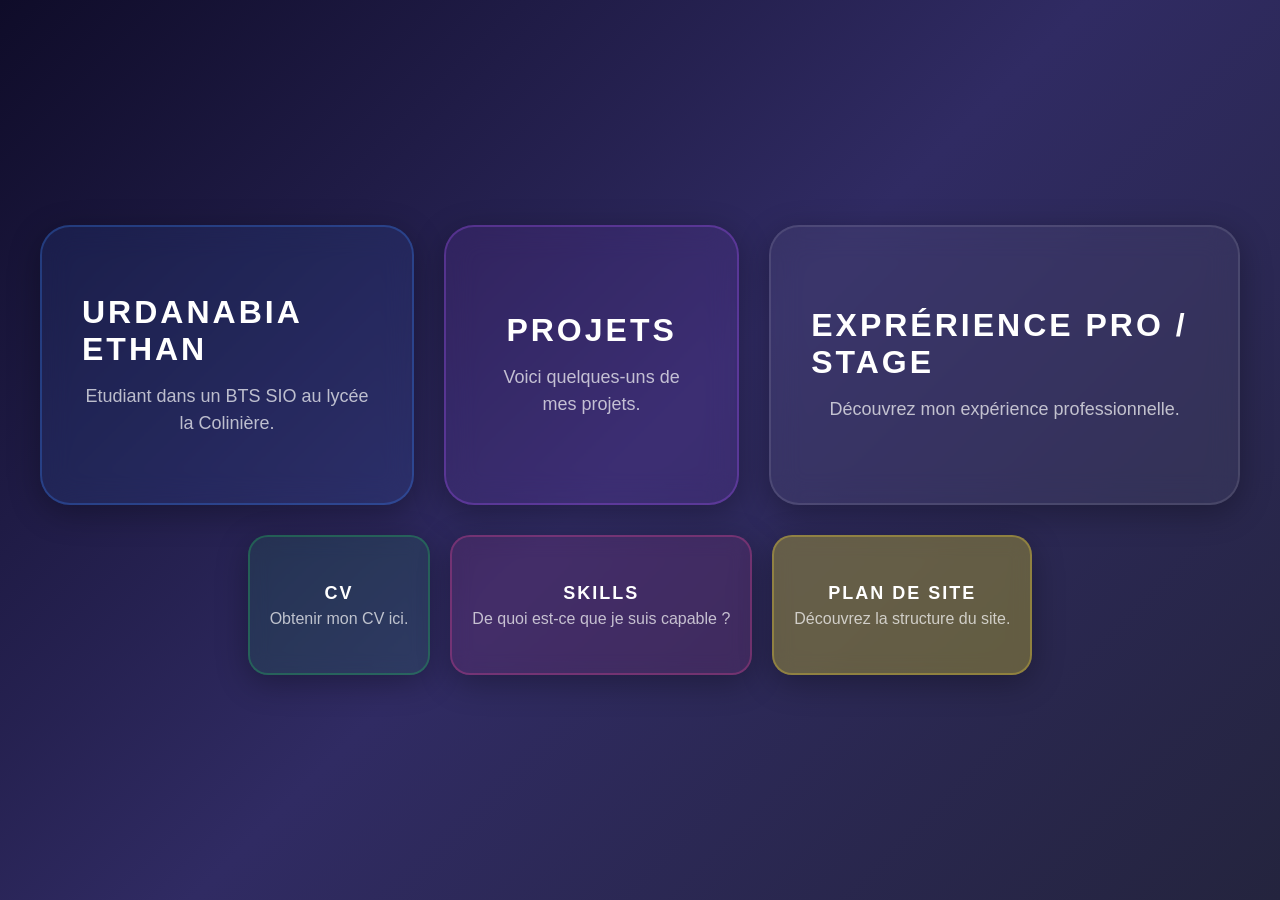
<file: index.html>
<!doctype html>
<html class="no-js" lang="fr">

<head>
  <meta charset="utf-8">
  <meta name="viewport" content="width=device-width, initial-scale=1">
  <title>Portfolio</title>
  <link rel="stylesheet" href="css/home.css">
  <meta name="description" content="">
  <meta property="og:title" content="">
  <meta property="og:type" content="">
  <meta property="og:url" content="">
  <meta property="og:image" content="">
  <meta property="og:image:alt" content="">

  <link rel="icon" href="/favicon.ico" sizes="any">
  <link rel="icon" href="/icon.svg" type="image/svg+xml">
  <link rel="apple-touch-icon" href="icon.png">

  <link rel="manifest" href="site.webmanifest">
  <!-- <meta name="theme-color" content="#fafafa">  -->
</head>

<body>
  <header>

  </header>

 <main tabindex="-1">
    <div class="main-container">
      <!-- 2 Gros Containers transformés en liens -->
      <div class="large-containers">

        <a href="Pages/me.html" class="large-container blue">
          <h2>Urdanabia Ethan</h2>
          <p>Etudiant dans un BTS SIO au lycée la Colinière.</p>
        </a>

        <a href="Pages/projet.html" class="large-container purple">
          <h2>Projets</h2>
          <p>Voici quelques-uns de mes projets.</p>
        </a>

        <a href="Pages/xppro.html" class="large-container orange">
          <h2>Exprérience Pro / Stage</h2>
          <p>Découvrez mon expérience professionnelle.</p>
        </a>

      </div>

      <div class="small-buttons">
        <a href="DOCs/CV.pdf" class="glass-button green" download>
          <span>CV</span>
          <p>Obtenir mon CV ici.</p>
        </a>
        <a href="Pages/skill.html" class="glass-button pink">
          <span>Skills</span>
          <p>De quoi est-ce que je suis capable ?</p>
        </a>
        <a href="Pages/plan.html" class="glass-button yellow">
          <span>Plan de site</span>
          <p>Découvrez la structure du site.</p>
        </a>
      </div>
    </div>

    <section class="">
      
    </section>

  </main>

  <footer>

  </footer>

</body>

</html>
</file>
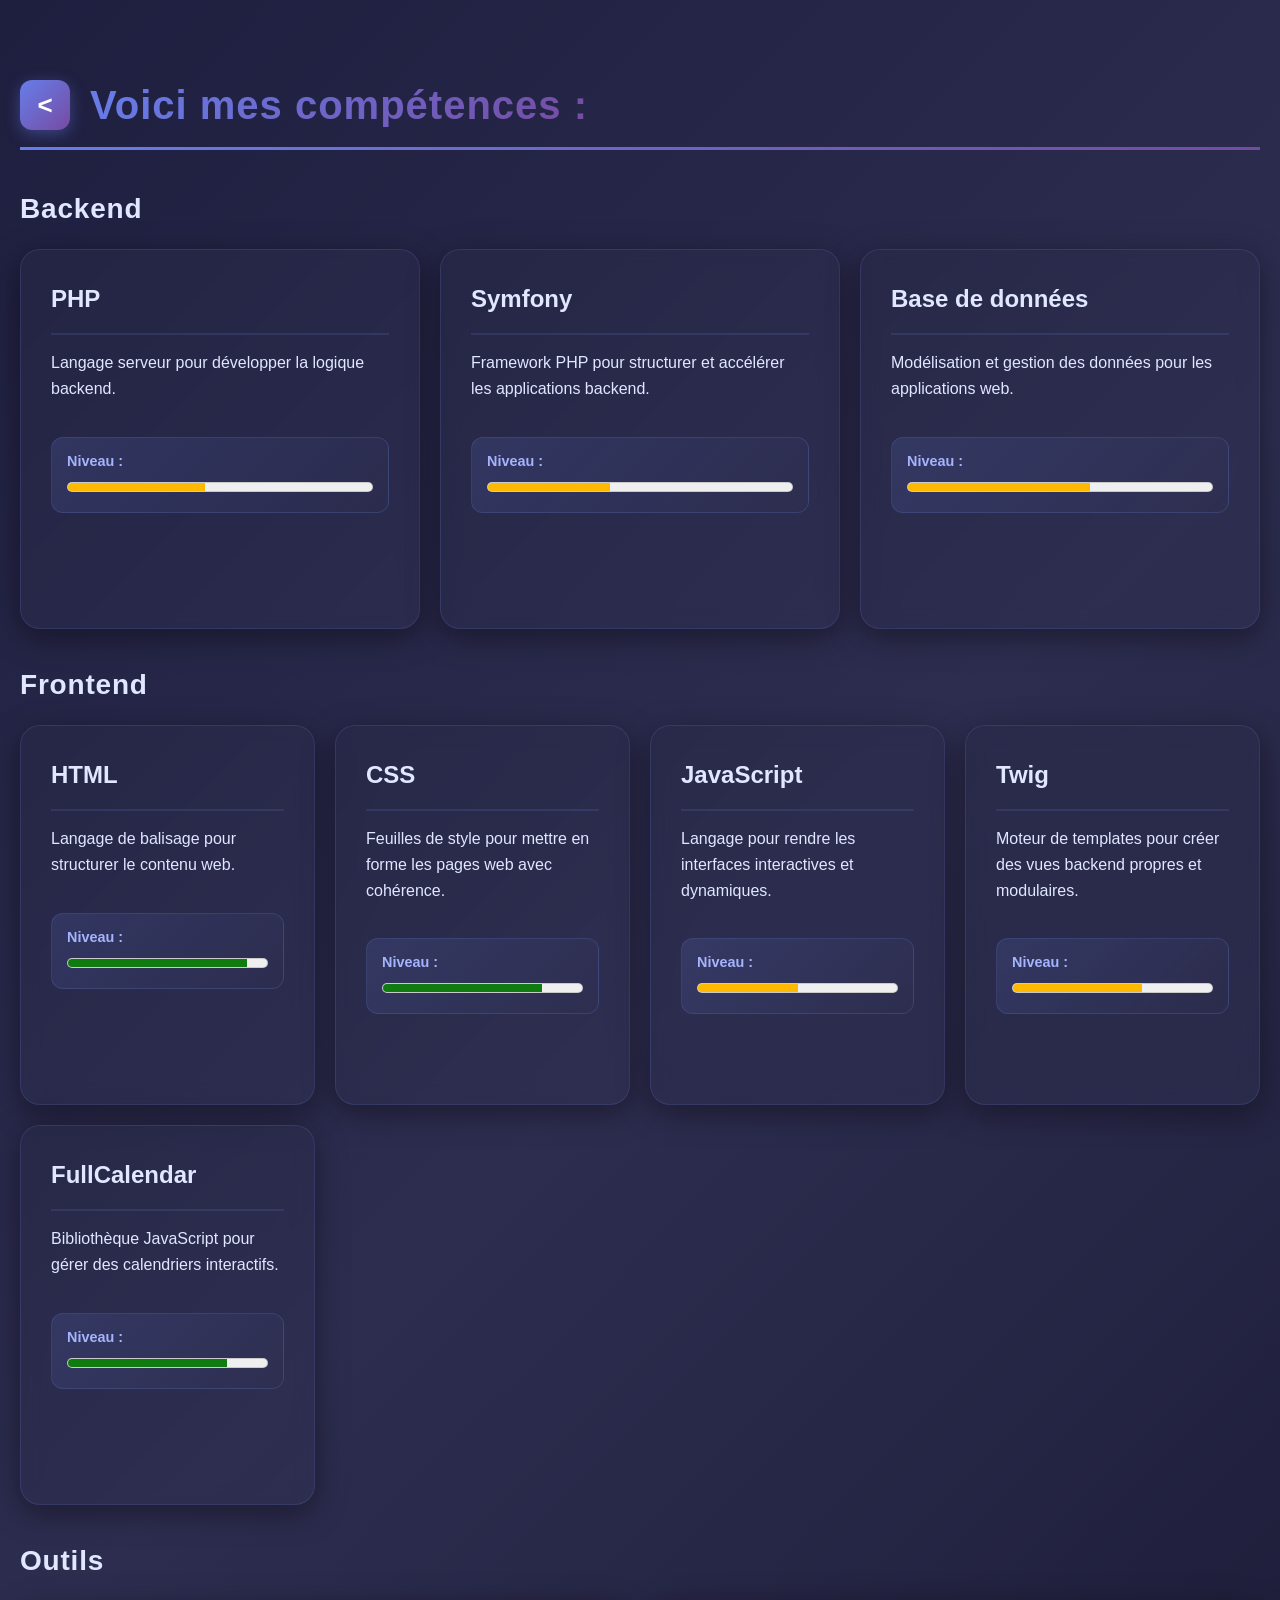
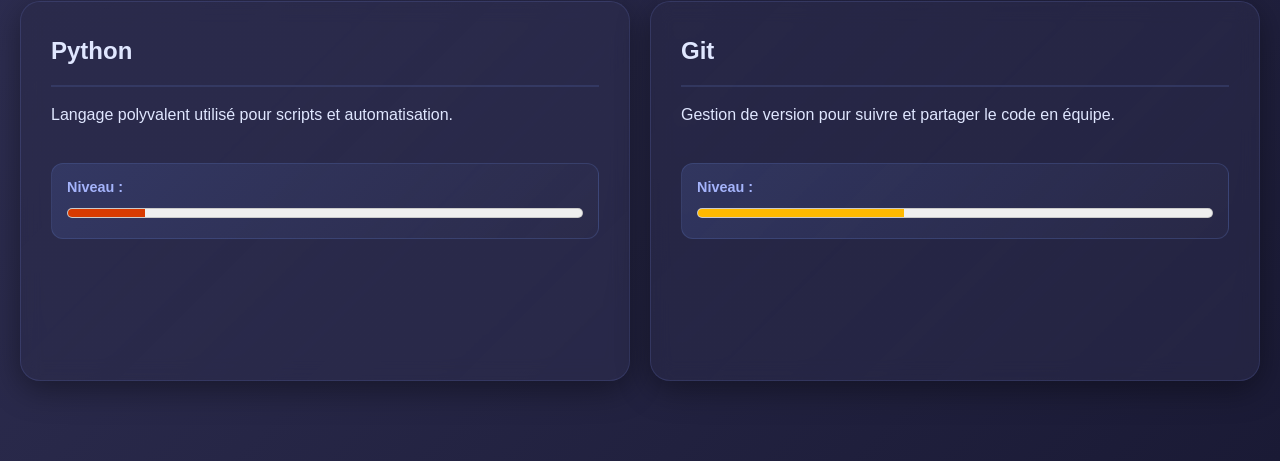
<file: Pages/skill.html>
<!doctype html>
<html class="no-js" lang="fr">

<head>
  <meta charset="utf-8">
  <meta name="viewport" content="width=device-width, initial-scale=1">
  <title>Portfolio</title>
  <link rel="stylesheet" href="../css/skill.css">

  <meta name="description" content="">
  <meta property="og:title" content="">
  <meta property="og:type" content="">
  <meta property="og:url" content="">
  <meta property="og:image" content="">
  <meta property="og:image:alt" content="">

  <link rel="icon" href="/favicon.ico" sizes="any">
  <link rel="icon" href="/icon.svg" type="image/svg+xml">
  <link rel="apple-touch-icon" href="">

  <link rel="manifest" href="">
  <meta name="theme-color" content="#fafafa">
</head>

<body>
  <header>

  </header>

  <main>
    <div id="title">
      <a id="home_btn" href="../index.html">&lt;</a>
      <div id="title_text">
        <h1>Voici mes compétences :</h1>
      </div>
    </div>

    <div class="skills">
      <div class="skill-section">
        <h2 class="section-title">Backend</h2>
        <div class="skill-grid">
          <div class="temp" id="skill-php">
            <p class="skill_title">PHP</p>
            <p>Langage serveur pour développer la logique backend.</p>
            <ul>
              <li>
                <label for="meter-php">Niveau :</label>
                <meter id="meter-php" min="0" max="100" low="33" high="66" optimum="80" value="45"></meter>
              </li>
            </ul>
          </div>
          <div class="temp" id="skill-symfony">
            <p class="skill_title">Symfony</p>
            <p>Framework PHP pour structurer et accélérer les applications backend.</p>
            <ul>
              <li>
                <label for="meter-symfony">Niveau :</label>
                <meter id="meter-symfony" min="0" max="100" low="33" high="66" optimum="80" value="40"></meter>
              </li>
            </ul>
          </div>
          <div class="temp" id="skill-db">
            <p class="skill_title">Base de données</p>
            <p>Modélisation et gestion des données pour les applications web.</p>
            <ul>
              <li>
                <label for="meter-db">Niveau :</label>
                <meter id="meter-db" min="0" max="100" low="33" high="66" optimum="80" value="60"></meter>
              </li>
            </ul>
          </div>
        </div>
      </div>

      <div class="skill-section">
        <h2 class="section-title">Frontend</h2>
        <div class="skill-grid">
          <div class="temp" id="skill-html">
            <p class="skill_title">HTML</p>
            <p>Langage de balisage pour structurer le contenu web.</p>
            <ul>
              <li>
                <label for="meter-html">Niveau :</label>
                <meter id="meter-html" min="0" max="100" low="33" high="66" optimum="80" value="90"></meter>
              </li>
            </ul>
          </div>
          <div class="temp" id="skill-css">
            <p class="skill_title">CSS</p>
            <p>Feuilles de style pour mettre en forme les pages web avec cohérence.</p>
            <ul>
              <li>
                <label for="meter-css">Niveau :</label>
                <meter id="meter-css" min="0" max="100" low="33" high="66" optimum="80" value="80"></meter>
              </li>
            </ul>
          </div>
          <div class="temp" id="skill-js">
            <p class="skill_title">JavaScript</p>
            <p>Langage pour rendre les interfaces interactives et dynamiques.</p>
            <ul>
              <li>
                <label for="meter-js">Niveau :</label>
                <meter id="meter-js" min="0" max="100" low="33" high="66" optimum="80" value="50"></meter>
              </li>
            </ul>
          </div>
          <div class="temp" id="skill-twig">
            <p class="skill_title">Twig</p>
            <p>Moteur de templates pour créer des vues backend propres et modulaires.</p>
            <ul>
              <li>
                <label for="meter-twig">Niveau :</label>
                <meter id="meter-twig" min="0" max="100" low="33" high="66" optimum="80" value="65"></meter>
              </li>
            </ul>
          </div>
          <div class="temp" id="skill-fullcalendar">
            <p class="skill_title">FullCalendar</p>
            <p>Bibliothèque JavaScript pour gérer des calendriers interactifs.</p>
            <ul>
              <li>
                <label for="meter-fullcalendar">Niveau :</label>
                <meter id="meter-fullcalendar" min="0" max="100" low="33" high="66" optimum="80" value="80"></meter>
              </li>
            </ul>
          </div>
        </div>
      </div>

      <div class="skill-section">
        <h2 class="section-title">Outils</h2>
        <div class="skill-grid">
          <div class="temp" id="skill-python">
            <p class="skill_title">Python</p>
            <p>Langage polyvalent utilisé pour scripts et automatisation.</p>
            <ul>
              <li>
                <label for="meter-python">Niveau :</label>
                <meter id="meter-python" min="0" max="100" low="33" high="66" optimum="80" value="15"></meter>
              </li>
            </ul>
          </div>
          <div class="temp" id="skill-git">
            <p class="skill_title">Git</p>
            <p>Gestion de version pour suivre et partager le code en équipe.</p>
            <ul>
              <li>
                <label for="meter-git">Niveau :</label>
                <meter id="meter-git" min="0" max="100" low="33" high="66" optimum="80" value="40"></meter>
              </li>
            </ul>
          </div>
        </div>
      </div>
    </div>
  </main>

  <footer>

  </footer>

</body>

</html>
</file>
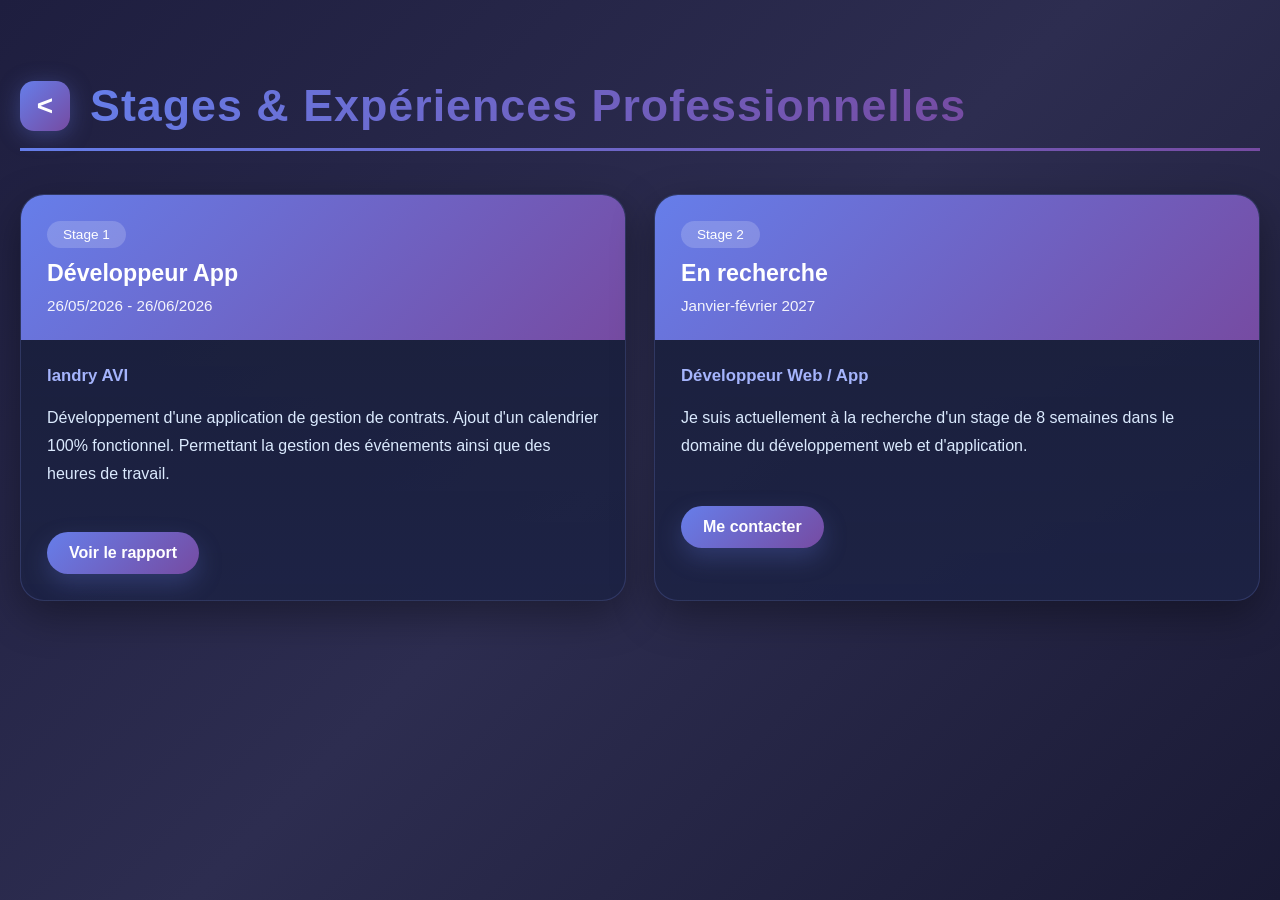
<file: Pages/xppro.html>
<!DOCTYPE html>
<html lang="fr">
<head>
    <meta charset="UTF-8">
    <meta name="viewport" content="width=device-width, initial-scale=1.0">
    <title>Stages & Expériences Professionnelles</title>
    <link rel="stylesheet" href="../css/xppro.css">
</head>
<body>
  <main>
    <div id="title">
      <a id="home_btn" href="../index.html">&lt;</a>
      <div id="title_text">
        <h1>Stages & Expériences Professionnelles</h1>
      </div>
    </div>

    <div class="experiences-grid">
      <div class="experience-card">
        <div class="experience-header">
          <span class="experience-type">Stage 1</span>
          <h3>Développeur App</h3>
          <div class="experience-date">26/05/2026 - 26/06/2026</div>
        </div>
        <div class="experience-content">
          <div class="company">landry AVI</div>
          <div class="experience-description">Développement d'une application de gestion de contrats. Ajout d'un calendrier 100% fonctionnel. Permettant la gestion des événements ainsi que des heures de travail.</div>

          <div class="rapport-actions">
            <a href="stage1/rapport.html" class="rapport-link">Voir le rapport</a>
          </div>
        </div>
      </div>

      <div class="experience-card">
        <div class="experience-header">
          <span class="experience-type">Stage 2</span>
          <h3>En recherche</h3>
          <div class="experience-date">Janvier-février 2027</div>
        </div>
        <div class="experience-content">
          <div class="company">Développeur Web / App</div> 
          <div class="experience-description">Je suis actuellement à la recherche d'un stage de 8 semaines dans le domaine du développement web et d'application. </div>
          <div class="skills-list">
            <!-- <span class="skill-tag"></span>
            <span class="skill-tag"></span>
            <span class="skill-tag"></span>-->
          </div>
          <a href="me.html#contact" class="rapport-link">Me contacter</a>
        </div>
      </div>
    </div>
  </main>
</body>
</html>
</file>
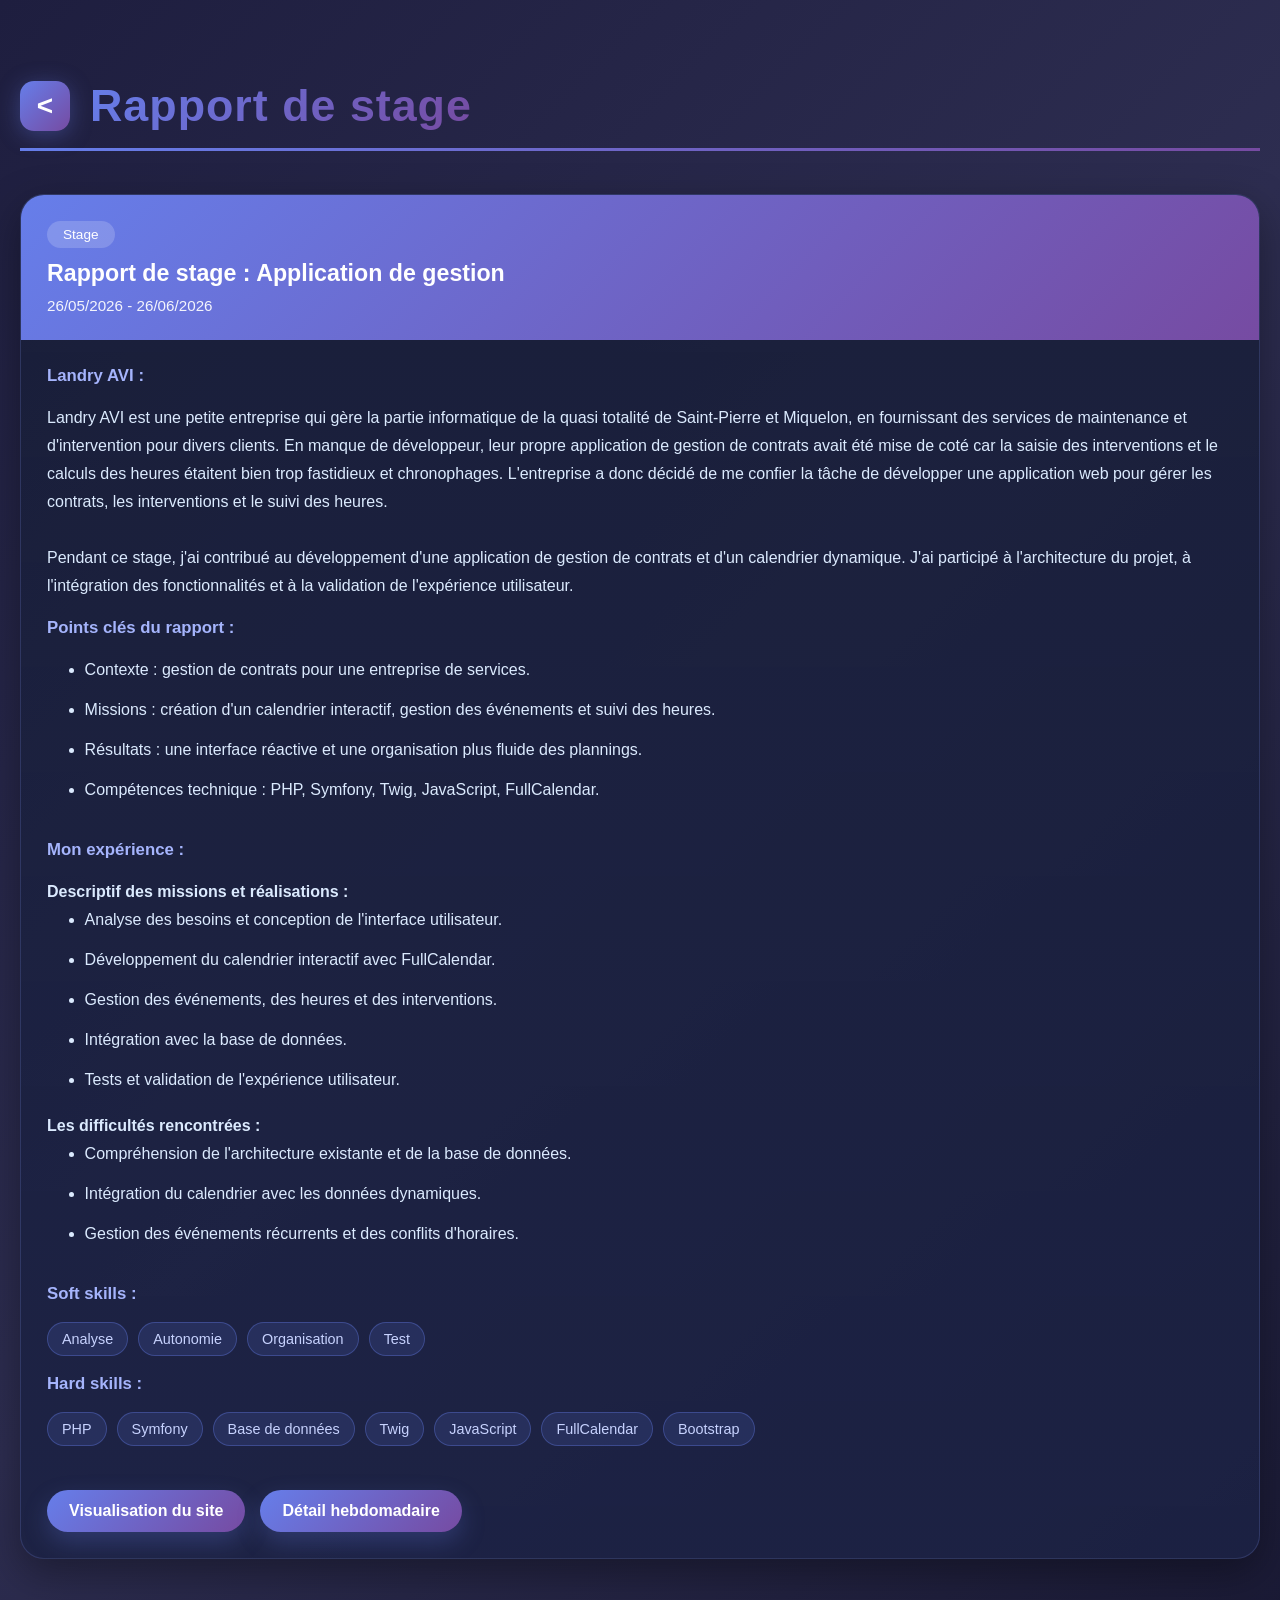
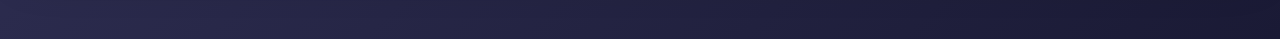
<file: Pages/stage1/rapport.html>
<!DOCTYPE html>
<html lang="fr">
<head>
  <meta charset="UTF-8">
  <meta name="viewport" content="width=device-width, initial-scale=1.0">
  <title>Rapport de stage</title>
  <link rel="stylesheet" href="../../css/xppro.css">
</head>
<body>
  <main>
    <div id="title">
      <a id="home_btn" href="../../Pages/xppro.html">&lt;</a>
      <div id="title_text">
        <h1>Rapport de stage</h1>
      </div>
    </div>

    <div class="experiences-grid">
      <div class="experience-card">
        <div class="experience-header">
          <span class="experience-type">Stage</span>
          <h3>Rapport de stage : Application de gestion</h3>
          <div class="experience-date">26/05/2026 - 26/06/2026</div>
        </div>
        <div class="experience-content">
          <div class="company"><strong>Landry AVI :</strong></div>
          <div class="experience-description">
            Landry AVI est une petite entreprise qui gère la partie informatique de la quasi totalité de Saint-Pierre et Miquelon, en fournissant des services de maintenance et d'intervention pour divers clients. En manque de développeur, leur propre application de gestion de contrats avait été mise de coté car la saisie des interventions et le calculs des heures étaitent bien trop fastidieux et chronophages. L'entreprise a donc décidé de me confier la tâche de développer une application web pour gérer les contrats, les interventions et le suivi des heures.            <br><br>
            Pendant ce stage, j'ai contribué au développement d'une application de gestion de contrats et d'un calendrier dynamique. J'ai participé à l'architecture du projet, à l'intégration des fonctionnalités et à la validation de l'expérience utilisateur.
          </div>
          <div class="company"><strong>Points clés du rapport :</strong></div>
          <div class="experience-description">
            <ul>
              <li>Contexte : gestion de contrats pour une entreprise de services.</li>
              <li>Missions : création d'un calendrier interactif, gestion des événements et suivi des heures.</li>
              <li>Résultats : une interface réactive et une organisation plus fluide des plannings.</li>
              <li>Compétences technique : PHP, Symfony, Twig, JavaScript, FullCalendar.</li>
            </ul>
          </div>

          <div class="company"><strong>Mon expérience :</strong></div>
          <div class="experience-description">
            <p><strong>Descriptif des missions et réalisations :</strong></p>
            <ul>
              <li>Analyse des besoins et conception de l'interface utilisateur.</li>
              <li>Développement du calendrier interactif avec FullCalendar.</li>
              <li>Gestion des événements, des heures et des interventions.</li>
              <li>Intégration avec la base de données.</li>
              <li>Tests et validation de l'expérience utilisateur.</li>
            </ul>
            <p><strong>Les difficultés rencontrées :</strong></p>
            <ul>
              <li>Compréhension de l'architecture existante et de la base de données.</li>
              <li>Intégration du calendrier avec les données dynamiques.</li>
              <li>Gestion des événements récurrents et des conflits d'horaires.</li>
            </ul>
            
          </div>

          <div class="company"><strong>Soft skills :</strong></div>
          <div class="skills-list">
            <span class="skill-tag">Analyse</span>
            <span class="skill-tag">Autonomie</span>
            <span class="skill-tag">Organisation</span>
            <span class="skill-tag">Test</span>
          </div>
          <div class="company"><strong>Hard skills :</strong></div>
          <div class="skill-groups">
            <div class="skill-group">
              <div class="skills-list">
                <span class="skill-tag">PHP</span>
                <span class="skill-tag">Symfony</span>
                <span class="skill-tag">Base de données</span>
                <span class="skill-tag">Twig</span>
                <span class="skill-tag">JavaScript</span>
                <span class="skill-tag">FullCalendar</span>
                <span class="skill-tag">Bootstrap</span>
              </div>
            </div>
          </div>
          <div class="rapport-actions">
            <a href="#" id="openGallery" class="rapport-link">Visualisation du site</a>
            <a href="#" id="openCarousel" class="rapport-link">Détail hebdomadaire</a>
          </div>
        </div>
      </div>
    </div>

    <div class="carousel-modal" id="galleryModal" aria-hidden="true">
      <div class="carousel-box">
        <div class="carousel-header">
          <h2>Galerie du projet</h2>
          <button class="carousel-close" id="closeGallery" aria-label="Fermer la galerie">×</button>
        </div>
        
        <div class="gallery-slide active">
          <div class="carousel-caption">Calendrier</div>
          <img src="../../img/stage1/Calendar.png" alt="Capture écran calendrier stage 1">
        </div>
        <div class="gallery-slide">
          <div class="carousel-caption">Écran de connexion utilisateur</div>
          <img src="../../img/stage1/Connexion.png" alt="Capture écran connexion stage 1">
        </div>
        <div class="gallery-slide">
          <div class="carousel-caption">Gestion des contrats</div>
          <img src="../../img/stage1/Contrat.png" alt="Capture écran contrat stage 1">
        </div>
        <div class="gallery-slide">
          <div class="carousel-caption">Création d'événements</div>
          <img src="../../img/stage1/Formulaire-event.png" alt="Capture écran formulaire événement stage 1">
        </div>
        <div class="gallery-slide">
          <div class="carousel-caption">Suivi des interventions</div>
          <img src="../../img/stage1/Intervention.png" alt="Capture écran intervention stage 1">
        </div>
        <div class="gallery-slide">
          <div class="carousel-caption">Recherche de contact</div>
          <img src="../../img/stage1/recherchect.png" alt="Capture écran recherche contact stage 1">
        </div>
        <div class="gallery-slide">
          <div class="carousel-caption">Type de contact</div>
          <img src="../../img/stage1/typect.png" alt="Capture écran type contact stage 1">
        </div>

        <div class="carousel-nav" aria-label="Navigation de la galerie">
          <button class="carousel-button" id="galleryPrev" aria-label="Image précédente">‹</button>
          <button class="carousel-button" id="galleryNext" aria-label="Image suivante">›</button>
        </div>

        <div class="gallery-thumbs" id="galleryThumbs">
          <div class="gallery-thumb active" data-index="0"><img src="../../img/stage1/Calendar.png" alt="Aperçu calendrier"></div>
          <div class="gallery-thumb" data-index="1"><img src="../../img/stage1/Connexion.png" alt="Aperçu connexion"></div>
          <div class="gallery-thumb" data-index="2"><img src="../../img/stage1/Contrat.png" alt="Aperçu contrat"></div>
          <div class="gallery-thumb" data-index="3"><img src="../../img/stage1/Formulaire-event.png" alt="Aperçu formulaire événement"></div>
          <div class="gallery-thumb" data-index="4"><img src="../../img/stage1/Intervention.png" alt="Aperçu intervention"></div>
          <div class="gallery-thumb" data-index="5"><img src="../../img/stage1/recherchect.png" alt="Aperçu recherche contact"></div>
          <div class="gallery-thumb" data-index="6"><img src="../../img/stage1/typect.png" alt="Aperçu type contact"></div>
        </div>
      </div>
    </div>

    <div class="carousel-modal" id="carouselModal" aria-hidden="true">
      <div class="carousel-box">
        <div class="carousel-header">
          <h2>Rapport de stage — Semaine 1</h2>
          <button class="carousel-close" id="closeCarousel" aria-label="Fermer le carrousel">×</button>
        </div>

        <div class="carousel-slide active">
          <div class="carousel-card">
            <h3>Semaine 1</h3>
            <p>Préparation de l'environnement de travail :</p>
            <ul>
              <li>Installation et configuration des outils nécessaires au développement.</li>
              <li>Mise en place de l'environnement technique local.</li>
              <li>Configuration de l'accès à la base de données et à l'application existante.</li>
              <li>Documentation et prise en main des technologies utilisées dans le projet.</li>
            </ul>
            <p>Analyse et compréhension de l'application :</p>
            <ul>
              <li>Découverte de l'application actuelle.</li>
              <li>Compréhension de la structure de la base de données.</li>
              <li>Analyse des besoins de l'utilisateur.</li>
            </ul>
            <p>Conception du module :</p>
            <ul>
              <li>Réflexion sur l'ergonomie et les écrans.</li>
              <li>Conception des données nécessaires.</li>
              <li>Élaboration du fonctionnement du calendrier.</li>
            </ul>
          </div>
        </div>
        <div class="carousel-slide">
          <div class="carousel-card">
            <h3>Semaine 2</h3>
            <ul>
              <li>Développement du calendrier interactif.</li>
              <li>Création des formulaires de saisie pour les interventions.</li>
              <li>Intégration d'une interface utilisateur fluide pour la planification.</li>
            </ul>
          </div>
        </div>
        <div class="carousel-slide">
          <div class="carousel-card">
            <h3>Semaine 3</h3>
            <ul>
              <li>Gestion des événements et des heures directement liées au calendrier.</li>
              <li>Association des interventions aux contrats.</li>
              <li>Ajout d'événements récurrents pour simplifier la planification.</li>
            </ul>
          </div>
        </div>
        <div class="carousel-slide">
          <div class="carousel-card">
            <h3>Semaine 4</h3>
            <ul>
              <li>Migration de toute l'application vers l'environnement cible.</li>
              <li>Correction des bugs liés à la migration.</li>
            </ul>
          </div>
        </div>
        <div class="carousel-slide">
          <div class="carousel-card">
            <h3>Semaine 5</h3>
            <ul>
              <li>Correction des bugs restants.</li>
              <li>Ajout des dernières petites fonctionnalités.</li>
              <li>Mise en place du rapport de stage sur mon portfolio.</li>
              <li>Information des collègues sur le fonctionnement du calendrier et ses dernières fonctionnalités.</li>
            </ul>
          </div>
        </div>
        <div class="carousel-slide">
          <div class="carousel-card">
            <h3>Bonus</h3>
            <ul>
              <li>Filtres des techniciens pour afficher les plannings par intervenants.</li>
              <li>Légende du calendrier pour une lecture rapide des événements.</li>
              <li>Events récurrents pour les interventions répétitives.</li>
              <li>Affichage du client et du ou des technicien(s) sur chaque intervention.</li>
              <li>Transformation des noms en initiales lorsqu'il y a plusieurs événements au même moment.</li>
              <li>Bouton d'export pour télécharger un fichier CSV.</li>
            </ul>
          </div>
        </div>
        <div class="carousel-slide">
          <div class="carousel-card">
            <h3>Conclusion</h3>
            <p>Ce stage m'a permis de développer une application de gestion complète avec un calendrier interactif, la gestion des interventions et le suivi des heures.</p>
            <p>J'ai renforcé mes compétences techniques et fonctionnelles tout en participant à l'ergonomie, la migration et la documentation du projet.</p>
            <p>Le résultat offert est une interface moderne et intuitive, conçue pour faciliter l'organisation des plannings, le suivi des contrats et la collaboration avec l'équipe.</p>
          </div>
        </div>

        <div class="carousel-nav">
          <button class="carousel-button" id="prevSlide" aria-label="Page précédente">‹</button>
          <button class="carousel-button" id="nextSlide" aria-label="Page suivante">›</button>
        </div>
        <div class="carousel-footer">
          <div class="carousel-page-indicator" id="carouselPageIndicator">Page 1 / 7</div>
          <div class="carousel-thumbs" id="carouselThumbs">
            <button class="carousel-thumb active" data-index="0" type="button">S1</button>
            <button class="carousel-thumb" data-index="1" type="button">S2</button>
            <button class="carousel-thumb" data-index="2" type="button">S3</button>
            <button class="carousel-thumb" data-index="3" type="button">S4</button>
            <button class="carousel-thumb" data-index="4" type="button">S5</button>
            <button class="carousel-thumb" data-index="5" type="button">Bonus</button>
            <button class="carousel-thumb" data-index="6" type="button">Conclusion</button>
          </div>
        </div>
      </div>
    </div>
  </main>

  <script>
    const openGallery = document.getElementById('openGallery');
    const openCarousel = document.getElementById('openCarousel');
    const closeGallery = document.getElementById('closeGallery');
    const closeCarousel = document.getElementById('closeCarousel');
    const galleryModal = document.getElementById('galleryModal');
    const carouselModal = document.getElementById('carouselModal');
    const gallerySlides = Array.from(galleryModal.querySelectorAll('.gallery-slide'));
    const galleryThumbs = Array.from(galleryModal.querySelectorAll('.gallery-thumb'));
    const galleryPrevButton = document.getElementById('galleryPrev');
    const galleryNextButton = document.getElementById('galleryNext');
    const slides = Array.from(carouselModal.querySelectorAll('.carousel-slide'));
    const thumbs = Array.from(carouselModal.querySelectorAll('.carousel-thumb'));
    const prevButton = document.getElementById('prevSlide');
    const nextButton = document.getElementById('nextSlide');
    const carouselTitle = document.querySelector('#carouselModal .carousel-header h2');
    const pageIndicator = document.getElementById('carouselPageIndicator');
    const slideTitles = ['Semaine 1', 'Semaine 2', 'Semaine 3', 'Semaine 4', 'Semaine 5', 'Bonus', 'Conclusion'];
    let currentIndex = 0;
    let galleryIndex = 0;

    function updateGallery(index) {
      gallerySlides.forEach((slide, i) => slide.classList.toggle('active', i === index));
      galleryThumbs.forEach((thumb, i) => thumb.classList.toggle('active', i === index));
      galleryIndex = index;
    }

    function updateCarousel(index) {
      slides.forEach((slide, i) => slide.classList.toggle('active', i === index));
      thumbs.forEach((thumb, i) => thumb.classList.toggle('active', i === index));
      carouselTitle.textContent = `Rapport de stage — ${slideTitles[index]}`;
      pageIndicator.textContent = `Page ${index + 1} / ${slides.length}`;
      currentIndex = index;
    }

    function openGalleryModal() {
      galleryModal.classList.add('active');
      galleryModal.setAttribute('aria-hidden', 'false');
      updateGallery(galleryIndex);
    }

    function closeGalleryModal() {
      galleryModal.classList.remove('active');
      galleryModal.setAttribute('aria-hidden', 'true');
    }

    function openCarouselModal() {
      carouselModal.classList.add('active');
      carouselModal.setAttribute('aria-hidden', 'false');
      updateCarousel(currentIndex);
    }

    function closeCarouselModal() {
      carouselModal.classList.remove('active');
      carouselModal.setAttribute('aria-hidden', 'true');
    }

    openGallery.addEventListener('click', (event) => {
      event.preventDefault();
      openGalleryModal();
    });

    openCarousel.addEventListener('click', (event) => {
      event.preventDefault();
      openCarouselModal();
    });

    closeGallery.addEventListener('click', closeGalleryModal);
    closeCarousel.addEventListener('click', closeCarouselModal);

    galleryPrevButton.addEventListener('click', () => {
      const nextIndex = (galleryIndex - 1 + gallerySlides.length) % gallerySlides.length;
      updateGallery(nextIndex);
    });

    galleryNextButton.addEventListener('click', () => {
      const nextIndex = (galleryIndex + 1) % gallerySlides.length;
      updateGallery(nextIndex);
    });

    prevButton.addEventListener('click', () => {
      const nextIndex = (currentIndex - 1 + slides.length) % slides.length;
      updateCarousel(nextIndex);
    });

    nextButton.addEventListener('click', () => {
      const nextIndex = (currentIndex + 1) % slides.length;
      updateCarousel(nextIndex);
    });

    galleryThumbs.forEach((thumb) => {
      thumb.addEventListener('click', () => {
        const index = Number(thumb.dataset.index);
        updateGallery(index);
      });
    });

    thumbs.forEach((thumb) => {
      thumb.addEventListener('click', () => {
        const index = Number(thumb.dataset.index);
        updateCarousel(index);
      });
    });

    galleryModal.addEventListener('click', (event) => {
      if (event.target === galleryModal) {
        closeGalleryModal();
      }
    });

    carouselModal.addEventListener('click', (event) => {
      if (event.target === carouselModal) {
        closeCarouselModal();
      }
    });

    document.addEventListener('keydown', (event) => {
      if (galleryModal.classList.contains('active')) {
        if (event.key === 'Escape') closeGalleryModal();
        if (event.key === 'ArrowRight') galleryNextButton.click();
        if (event.key === 'ArrowLeft') galleryPrevButton.click();
      }
      if (carouselModal.classList.contains('active')) {
        if (event.key === 'Escape') closeCarouselModal();
        if (event.key === 'ArrowRight') nextButton.click();
        if (event.key === 'ArrowLeft') prevButton.click();
      }
    });
  </script>
</body>
</html>
</file>
<file: css/home.css>
/* ============================================
       RESET ET CONFIGURATION DE BASE
       ============================================ */

    * {
      margin: 0;
      padding: 0;
      box-sizing: border-box;
    }

    /* ============================================
       BODY - MISE EN PAGE PRINCIPALE
       ============================================ */

    body {
      min-height: 100vh;
      display: flex;
      justify-content: center;
      align-items: center;
      background: linear-gradient(135deg, #0f0c29 0%, #302b63 50%, #24243e 100%);
      font-family: 'Segoe UI', Tahoma, Geneva, Verdana, sans-serif;
      padding: 20px 15px;
    }

    /* ============================================
       CONTENEUR PRINCIPAL
       ============================================ */

    .main-container {
      max-width: 1200px;
      width: 100%;
      display: flex;
      flex-direction: column;
      gap: 20px;
    }

    /* ============================================
       GRANDS CONTENEURS
       ============================================ */

    .large-containers {
      display: flex;
      flex-direction: column;
      gap: 20px;
    }

    .large-container {
      position: relative;
      padding: 40px 25px;
      background: rgba(255, 255, 255, 0.05);
      border: 2px solid rgba(255, 255, 255, 0.1);
      border-radius: 25px;
      -webkit-backdrop-filter: blur(15px);
      backdrop-filter: blur(15px);
      cursor: pointer;
      overflow: hidden;
      transition: all 0.4s ease;
      box-shadow: 0 8px 32px rgba(0, 0, 0, 0.3);
      min-height: 200px;
      display: flex;
      flex-direction: column;
      justify-content: center;
      align-items: center;
      text-decoration: none;
    }

    /* ============================================
       EFFETS HOVER - BANDE LUMINEUSE
       ============================================ */

    .large-container::before {
      content: '';
      position: absolute;
      top: 0;
      left: -100%;
      width: 100%;
      height: 100%;
      background: linear-gradient(90deg, transparent, rgba(255, 255, 255, 0.2), transparent);
      transition: left 0.6s ease;
    }

    .large-container:hover::before {
      left: 100%;
    }

    /* ============================================
       EFFETS HOVER - CERCLE EXPANSIF
       ============================================ */

    .large-container::after {
      content: '';
      position: absolute;
      top: 50%;
      left: 50%;
      width: 0;
      height: 0;
      border-radius: 50%;
      background: rgba(255, 255, 255, 0.1);
      transform: translate(-50%, -50%);
      transition: width 0.6s ease, height 0.6s ease;
    }

    .large-container:hover::after {
      width: 500px;
      height: 500px;
    }

    /* ============================================
       ÉTAT HOVER DU CONTENEUR
       ============================================ */

    .large-container:hover {
      transform: translateY(-10px);
      box-shadow: 0 20px 50px rgba(0, 0, 0, 0.4);
      border-color: rgba(255, 255, 255, 0.3);
    }

    /* ============================================
       TYPOGRAPHIE DES GRANDS CONTENEURS
       ============================================ */

    .large-container h2 {
      position: relative;
      z-index: 1;
      font-size: 24px;
      color: #fff;
      margin-bottom: 12px;
      text-transform: uppercase;
      letter-spacing: 2px;
    }

    .large-container p {
      position: relative;
      z-index: 1;
      font-size: 18px;
      color: rgba(255, 255, 255, 0.7);
      text-align: center;
      line-height: 1.5;
    }

    /* ============================================
       PETITS BOUTONS
       ============================================ */

    .small-buttons {
      display: flex;
      flex-direction: column;
      gap: 15px;
    }

    .small-buttons p {
      color: rgba(255, 255, 255, 0.7);
    }

    /* ============================================
       BOUTONS GLASS (EFFET VERRE)
       ============================================ */

    .glass-button {
      position: relative;
      padding: 25px 20px;
      background: rgba(255, 255, 255, 0.05);
      border: 2px solid rgba(255, 255, 255, 0.1);
      border-radius: 18px;
      -webkit-backdrop-filter: blur(10px);
      backdrop-filter: blur(10px);
      cursor: pointer;
      overflow: hidden;
      transition: all 0.3s ease;
      box-shadow: 0 8px 32px rgba(0, 0, 0, 0.3);
      display: flex;
      flex-direction: column;
      align-items: center;
      justify-content: center;
      min-height: 80px;
      text-decoration: none;
    }

    /* ============================================
       EFFETS HOVER - BOUTON GLASS
       ============================================ */

    .glass-button::before {
      content: '';
      position: absolute;
      top: 0;
      left: -100%;
      width: 100%;
      height: 100%;
      background: linear-gradient(90deg, transparent, rgba(255, 255, 255, 0.3), transparent);
      transition: left 0.5s ease;
    }

    .glass-button:hover::before {
      left: 100%;
    }

    .glass-button::after {
      content: '';
      position: absolute;
      top: 50%;
      left: 50%;
      width: 0;
      height: 0;
      border-radius: 50%;
      background: rgba(255, 255, 255, 0.2);
      transform: translate(-50%, -50%);
      transition: width 0.6s ease, height 0.6s ease;
    }

    .glass-button:hover::after {
      width: 300px;
      height: 300px;
    }

    .glass-button:hover {
      transform: translateY(-5px);
      box-shadow: 0 15px 40px rgba(0, 0, 0, 0.4);
      border-color: rgba(255, 255, 255, 0.3);
    }

    .glass-button:active {
      transform: translateY(-2px);
    }

    /* ============================================
       TEXTE DES CONTAINERS
       ============================================ */

    .glass-button span {
      position: relative;
      z-index: 1;
      font-size: 18px;
      font-weight: 600;
      color: #fff;
      text-transform: uppercase;
      letter-spacing: 2px;
      text-align: center;
    }

    /* ============================================
       VARIANTES DE COULEURS
       ============================================ */

    .blue {
      background: rgba(59, 130, 246, 0.1);
      border-color: rgba(59, 130, 246, 0.3);
    }

    .blue:hover {
      border-color: rgba(59, 130, 246, 0.5);
      box-shadow: 0 15px 40px rgba(59, 130, 246, 0.3);
    }

    .yellow {
      background: rgba(239, 222, 35, 0.29);
      border-color: rgba(246, 215, 59, 0.3);
    }

    .yellow:hover {
      border-color: rgba(246, 215, 59, 0.5);
      box-shadow: 0 15px 40px rgba(246, 215, 59, 0.3);
    }

    .purple {
      background: rgba(168, 85, 247, 0.1);
      border-color: rgba(168, 85, 247, 0.3);
    }

    .purple:hover {
      border-color: rgba(168, 85, 247, 0.5);
      box-shadow: 0 15px 40px rgba(168, 85, 247, 0.3);
    }

    .pink {
      background: rgba(236, 72, 153, 0.1);
      border-color: rgba(236, 72, 153, 0.3);
    }

    .pink:hover {
      border-color: rgba(236, 72, 153, 0.5);
      box-shadow: 0 15px 40px rgba(236, 72, 153, 0.3);
    }

    .green {
      background: rgba(34, 197, 94, 0.1);
      border-color: rgba(34, 197, 94, 0.3);
    }

    .green:hover {
      border-color: rgba(34, 197, 94, 0.5);
      box-shadow: 0 15px 40px rgba(34, 197, 94, 0.3);
    }

    /* ============================================
       RESPONSIVE - VERSION DESKTOP
       ============================================ */

    @media (min-width: 768px) {
      body {
        padding: 40px 20px;
      }

      .main-container {
        gap: 30px;
      }

      .large-containers {
        flex-direction: row;
        gap: 30px;
      }

      .large-container {
        padding: 60px 40px;
        border-radius: 30px;
        min-height: 280px;
      }

      .large-container h2 {
        font-size: 32px;
        margin-bottom: 15px;
        letter-spacing: 3px;
      }

      .large-container p {
        color: rgba(255, 255, 255, 0.7);
      }

      .small-buttons {
        margin: auto;
        flex-direction: row;
        gap: 20px;
      }

      .small-buttons p {
        color: rgba(255, 255, 255, 0.7);
        padding-top: 6px;
      }

      .glass-button {
        padding: 30px 20px;
        border-radius: 20px;
        min-height: 140px;
      }

      #snake_effect {
        
      }

      #snake {
        color :rgba(255, 255, 255, 0.7);
        font-size: 5rem;
        offset-path: calc(5,3,1);
      }
    }
</file>
<file: css/skill.css>
* {
  margin: 0;
  padding: 0;
  box-sizing: border-box;
}

html, body {
  min-height: 100vh;
  width: 100%;
}

body {
  background: linear-gradient(135deg, #1e1e3f 0%, #2d2d50 50%, #1a1a35 100%);
  font-family: 'Segoe UI', Tahoma, Geneva, Verdana, sans-serif;
  padding: 20px;
}

main {
  max-width: 1500px;
  margin: 0 auto;
}

#title {
  display: flex;
  align-items: center;
  gap: 20px;
  color: #a5b4fc;
  margin-top: 60px;
  margin-bottom: 40px;
  padding-bottom: 20px;
  border-bottom: 3px solid transparent;
  background: linear-gradient(90deg, #667eea 0%, #764ba2 100%)
  left bottom / 100% 3px no-repeat;
  animation: fadeInDown 0.8s ease-out;}

@keyframes fadeInDown {
  from {
    opacity: 0;
    transform: translateY(-20px);
  }
  to {
    opacity: 1;
    transform: translateY(0);
  }
}

#home_btn {
  display: flex;
  align-items: center;
  justify-content: center;
  width: 50px;
  height: 50px;
  flex-shrink: 0;
  text-decoration: none;
  color: white;
  font-size: 26px;
  font-weight: bold;
  background: linear-gradient(135deg, #667eea 0%, #764ba2 100%);
  border-radius: 12px;
  transition: all 0.3s ease;
  box-shadow: 0 4px 15px rgba(102, 126, 234, 0.4);
}

#home_btn:hover {
  transform: translateY(-3px);
  box-shadow: 0 8px 25px rgba(102, 126, 234, 0.6);
  background: linear-gradient(135deg, #764ba2 0%, #667eea 100%);
}

#title_text h1 {
  font-size: clamp(1.5rem, 4vw, 2.5rem);
  background: linear-gradient(135deg, #667eea 0%, #764ba2 100%);
  -webkit-background-clip: text;
  -webkit-text-fill-color: transparent;
  background-clip: text;
  font-weight: 700;
  letter-spacing: 1px;
}

.skills {
  display: grid;
  gap: 40px;
  width: 100%;
  padding-bottom: 60px;
}

.skill-section {
  display: grid;
  gap: 24px;
}

.section-title {
  color: #e0e7ff;
  font-size: 1.75rem;
  font-weight: 700;
  letter-spacing: 0.8px;
}

.skill-grid {
  display: grid;
  grid-template-columns: repeat(auto-fit, minmax(280px, 1fr));
  gap: 20px;
}

.temp {
  background: linear-gradient(135deg, rgba(40, 40, 70, 0.5) 0%, rgba(50, 50, 85, 0.4) 100%);
  backdrop-filter: blur(10px);
  border: 1px solid rgba(107, 123, 201, 0.2);
  border-radius: 20px;
  box-shadow: 0 8px 32px rgba(0, 0, 0, 0.4);
  padding: 30px;
  min-height: 380px;
  display: flex;
  flex-direction: column;
  transition: all 0.3s ease;
}

.temp:hover {
  transform: translateY(-8px);
  box-shadow: 0 12px 40px rgba(107, 123, 201, 0.4);
  border-color: rgba(107, 123, 201, 0.5);
}

.skill_title {
  text-align: center;
  font-weight: bold;
  font-size: 1.5rem;
  color: #a5b4fc;
  margin-bottom: 20px;
  padding-bottom: 15px;
  border-bottom: 2px solid rgba(76, 92, 156, 0.3);
}

.skills p {
  color: #e0e7ff;
  text-align: left;
  margin-bottom: 15px;
  line-height: 1.6;
}

ul {
  display: flex;
  flex-wrap: wrap;
  gap: 15px;
  justify-content: center;
  margin: 20px 0;
  list-style: none;
}

li {
  background: linear-gradient(135deg, rgba(76, 92, 156, 0.3) 0%, rgba(50, 50, 80, 0.3) 100%);
  border: 1px solid rgba(76, 92, 156, 0.4);
  padding: 15px;
  border-radius: 12px;
  flex: 1 1 250px;
  max-width: 100%;
  display: flex;
  flex-direction: column;
  gap: 8px;
  transition: all 0.3s ease;
}

li:hover {
  background: linear-gradient(135deg, rgba(76, 92, 156, 0.4) 0%, rgba(50, 50, 80, 0.4) 100%);
  border-color: rgba(107, 123, 201, 0.6);
  transform: translateY(-2px);
}

label {
  color: #a5b4fc;
  font-weight: 600;
  font-size: 0.9rem;
}

meter {
  width: 100%;
  height: 20px;
}

.skills a {
  color: #6b7bc9;
  text-decoration: none;
  margin-top: auto;
  padding-top: 20px;
  transition: all 0.3s ease;
  font-weight: 500;
}

.skills a:hover {
  color: #a5b4fc;
  text-decoration: underline;
  transform: translateX(5px);
}

/* Responsive adjustments */
@media (max-width: 1024px) {
  .skills {
    grid-template-columns: repeat(auto-fit, minmax(280px, 1fr));
    gap: 25px;
  }
}

@media (max-width: 768px) {
  body {
    padding: 15px;
  }

  #title {
    margin-top: 30px;
    flex-direction: row;
    gap: 15px;
  }

  .skills {
    grid-template-columns: 1fr;
    gap: 20px;
  }

  .temp {
    min-height: auto;
  }

  li {
    flex: 1 1 100%;
  }
}

@media (max-width: 480px) {
  #home_btn {
    width: 40px;
    height: 40px;
    font-size: 20px;
  }

  .skill_title {
    font-size: 1.3rem;
  }

  .temp {
    padding: 20px;
  }
}
</file>
<file: css/xppro.css>
* {
  margin: 0;
  padding: 0;
  box-sizing: border-box;
}

html, body {
  min-height: 100vh;
  width: 100%;
}

body {
  background: linear-gradient(135deg, #1e1e3f 0%, #2d2d50 50%, #1a1a35 100%);
  font-family: 'Segoe UI', Tahoma, Geneva, Verdana, sans-serif;
  padding: 20px;
  color: #e0e7ff;
}

main {
  max-width: 1400px;
  margin: 0 auto;
}

#title {
  display: flex;
  align-items: center;
  gap: 20px;
  margin-top: 60px;
  margin-bottom: 40px;
  padding-bottom: 20px;
  border-bottom: 3px solid transparent;
  background: linear-gradient(90deg, #667eea 0%, #764ba2 100%) left bottom / 100% 3px no-repeat;
}

#home_btn {
  display: flex;
  align-items: center;
  justify-content: center;
  width: 50px;
  height: 50px;
  flex-shrink: 0;
  text-decoration: none;
  color: white;
  font-size: 28px;
  font-weight: bold;
  background: linear-gradient(135deg, #667eea 0%, #764ba2 100%);
  border-radius: 14px;
  transition: all 0.3s ease;
  box-shadow: 0 4px 22px rgba(102, 126, 234, 0.35);
}

#home_btn:hover {
  transform: translateY(-3px);
  box-shadow: 0 8px 28px rgba(102, 126, 234, 0.5);
  background: linear-gradient(135deg, #764ba2 0%, #667eea 100%);
}

#title_text h1 {
  font-size: clamp(1.8rem, 4vw, 2.8rem);
  font-weight: 700;
  letter-spacing: 1px;
  background: linear-gradient(135deg, #667eea 0%, #764ba2 100%);
  -webkit-background-clip: text;
  -webkit-text-fill-color: transparent;
  background-clip: text;
}

.page-intro {
  color: #dbeafe;
  opacity: 0.95;
  margin-top: 10px;
  line-height: 1.7;
}

.experiences-grid {
  display: grid;
  grid-template-columns: repeat(auto-fit, minmax(320px, 1fr));
  gap: 28px;
  padding-bottom: 60px;
}

.experience-card {
  background: linear-gradient(180deg, rgba(24, 30, 56, 0.85) 0%, rgba(28, 34, 68, 0.9) 100%);
  border: 1px solid rgba(107, 123, 201, 0.25);
  border-radius: 24px;
  box-shadow: 0 14px 40px rgba(0, 0, 0, 0.35);
  overflow: hidden;
  display: flex;
  flex-direction: column;
  transition: transform 0.3s ease, border-color 0.3s ease;
}

.experience-card:hover {
  transform: translateY(-8px);
  border-color: rgba(107, 123, 201, 0.45);
}

.experience-header {
  background: linear-gradient(135deg, #667eea 0%, #764ba2 100%);
  color: white;
  padding: 26px;
}

.experience-header h3 {
  font-size: 1.45rem;
  margin-bottom: 10px;
}

.experience-type {
  display: inline-block;
  background: rgba(255, 255, 255, 0.18);
  padding: 6px 16px;
  border-radius: 999px;
  font-size: 0.85rem;
  margin-bottom: 12px;
}

.experience-date {
  font-size: 0.95rem;
  opacity: 0.92;
}

.experience-content {
  padding: 26px;
  display: flex;
  flex-direction: column;
  gap: 18px;
}

.company {
  color: #a5b4fc;
  font-weight: 700;
  font-size: 1.05rem;
}

.experience-description {
  color: #dbeafe;
  line-height: 1.75;
}

.experience-description ul {
  margin-left: 1.5rem;
  margin-bottom: 18px;
  padding-left: 0.85rem;
}

.experience-description li {
  margin-bottom: 12px;
}

.skills-list {
  display: flex;
  flex-wrap: wrap;
  gap: 10px;
}

.skill-tag {
  background: rgba(102, 126, 234, 0.15);
  color: #c7d2fe;
  padding: 8px 14px;
  border-radius: 999px;
  font-size: 0.9rem;
  border: 1px solid rgba(102, 126, 234, 0.35);
}

.rapport-link {
  display: inline-flex;
  align-items: center;
  justify-content: center;
  width: fit-content;
  padding: 12px 22px;
  margin-top: 10px;
  color: #ffffff;
  background: linear-gradient(135deg, #667eea 0%, #764ba2 100%);
  border-radius: 999px;
  text-decoration: none;
  font-weight: 700;
  box-shadow: 0 10px 24px rgba(102, 126, 234, 0.25);
  transition: transform 0.25s ease, box-shadow 0.25s ease, filter 0.25s ease;
}

.rapport-link:hover {
  transform: translateY(-3px);
  box-shadow: 0 14px 32px rgba(102, 126, 234, 0.35);
  filter: brightness(1.05);
}

.rapport-actions {
  display: flex;
  flex-wrap: wrap;
  gap: 15px;
  margin-top: 16px;
}

.carousel-modal {
  position: fixed;
  inset: 0;
  background: rgba(10, 18, 45, 0.9);
  display: none;
  align-items: center;
  justify-content: center;
  padding: 30px;
  z-index: 999;
}

.carousel-modal.active {
  display: flex;
}

.carousel-box {
  position: relative;
  width: min(100%, 1300px);
  max-height: 90vh;
  background: rgba(18, 24, 54, 0.98);
  border: 1px solid rgba(255, 255, 255, 0.08);
  border-radius: 24px;
  box-shadow: 0 28px 80px rgba(0, 0, 0, 0.5);
  overflow: hidden;
}

.carousel-header {
  display: flex;
  align-items: center;
  justify-content: space-between;
  padding: 18px 24px;
  border-bottom: 1px solid rgba(255, 255, 255, 0.08);
}

.carousel-header h2 {
  margin: 0;
  font-size: 1.25rem;
  color: #e0e7ff;
}

.carousel-close {
  border: none;
  background: rgba(255, 255, 255, 0.08);
  color: #ffffff;
  width: 42px;
  height: 42px;
  border-radius: 50%;
  cursor: pointer;
  font-size: 1.1rem;
  transition: background 0.2s ease;
}

.carousel-close:hover {
  background: rgba(255, 255, 255, 0.16);
}

.carousel-slide {
  display: none;
  width: 100%;
  height: calc(100% - 88px);
  padding: 24px;
  align-items: flex-start;
  justify-content: center;
  overflow-y: auto;
}

.carousel-slide.active {
  display: flex;
}

.carousel-card {
  width: 100%;
  max-width: 980px;
  color: #e0e7ff;
}

.carousel-card h3 {
  margin: 0 0 18px;
  font-size: 1.6rem;
  color: #ffffff;
}

.carousel-card p,
.carousel-card ul {
  margin: 0 0 18px;
  color: #cbd5e1;
  line-height: 1.85;
}

.carousel-card ul {
  margin-left: 1.5rem;
  padding-left: 0.85rem;
}

.carousel-card li {
  margin-bottom: 14px;
}

.carousel-card {
  padding: 18px 8px;
}

.carousel-slide img {
  width: 100%;
  max-height: calc(90vh - 160px);
  object-fit: contain;
  border-radius: 18px;
  box-shadow: 0 18px 40px rgba(0, 0, 0, 0.45);
}

.gallery-slide {
  display: none;
  width: 100%;
  height: calc(100% - 160px); /* Laisse de la place pour les miniatures en bas */
  padding: 10px 24px;
  flex-direction: column;
  align-items: center;
  justify-content: center;
  gap: 12px;
}

.gallery-slide.active {
  display: flex;
}

/* Style de la légende sous ou sur l'image */
.carousel-caption {
  color: #cbd5e1;
  font-size: 1.05rem;
  font-weight: 500;
  text-align: center;
}

/* Conteneur des miniatures de la galerie (Correction du manque de style) */
.gallery-thumbs {
  display: flex;
  justify-content: center;
  gap: 12px;
  padding: 0 24px 24px;
  overflow-x: auto;
  width: 100%;
}

/* Vignette individuelle contenant la miniature */
.gallery-thumb {
  width: 90px;
  height: 55px;
  border-radius: 10px;
  overflow: hidden;
  cursor: pointer;
  border: 2px solid transparent;
  transition: all 0.2s ease;
  opacity: 0.4;
  flex-shrink: 0;
}

.gallery-thumb:hover {
  opacity: 0.7;
}

/* État actif de la miniature sélectionnée */
.gallery-thumb.active {
  border-color: #667eea;
  opacity: 1;
  transform: scale(1.05);
  box-shadow: 0 0 12px rgba(102, 126, 234, 0.5);
}

/* Rendre l'image visible et propre à l'intérieur de la miniature */
.gallery-thumb img {
  display: block !important; /* Annule le display:none des boutons classiques */
  width: 100%;
  height: 100%;
  object-fit: cover;
}

.gallery-slide img {
  width: 100%;
  max-height: calc(90vh - 160px);
  object-fit: contain;
  border-radius: 18px;
  box-shadow: 0 18px 40px rgba(0, 0, 0, 0.45);
}

.carousel-nav {
  position: absolute;
  top: 50%;
  left: 0;
  right: 0;
  display: flex;
  justify-content: space-between;
  transform: translateY(-50%);
  padding: 0 20px;
  pointer-events: none;
}

.carousel-button {
  pointer-events: all;
  border: none;
  background: rgba(102, 126, 234, 0.25);
  color: white;
  width: 48px;
  height: 48px;
  border-radius: 50%;
  cursor: pointer;
  transition: transform 0.2s ease, background 0.2s ease;
}

.carousel-button:hover {
  transform: scale(1.05);
  background: rgba(102, 126, 234, 0.4);
}

.carousel-footer {
  display: flex;
  flex-wrap: wrap;
  justify-content: space-between;
  align-items: center;
  gap: 12px;
  padding: 0 24px 24px;
}

.carousel-page-indicator {
  color: #cbd5e1;
  font-size: 0.95rem;
}

.carousel-thumbs {
  display: flex;
  flex-wrap: wrap;
  gap: 10px;
  overflow-x: auto;
}

.carousel-thumb {
  min-width: 96px;
  padding: 12px 14px;
  height: auto;
  display: inline-flex;
  align-items: center;
  justify-content: center;
  background: rgba(255, 255, 255, 0.06);
  color: #e2e8f0;
  font-size: 0.92rem;
  border-radius: 14px;
  cursor: pointer;
  border: 2px solid transparent;
  transition: background 0.2s ease, border-color 0.2s ease;
}

.carousel-thumb:hover {
  background: rgba(102, 126, 234, 0.18);
}

.carousel-thumb.active {
  border-color: #667eea;
  background: rgba(102, 126, 234, 0.24);
}

.carousel-thumb img {
  display: none;
}

@media (max-width: 768px) {
  body {
    padding: 16px;
  }

  #title {
    flex-direction: column;
    gap: 16px;
  }

  .experiences-grid {
    grid-template-columns: 1fr;
    gap: 22px;
  }
}

@media (max-width: 480px) {
  #home_btn {
    width: 44px;
    height: 44px;
    font-size: 24px;
  }

  #title_text h1 {
    font-size: 1.9rem;
  }

  .experience-header {
    padding: 20px;
  }

  .experience-content {
    padding: 20px;
  }
}
</file>
